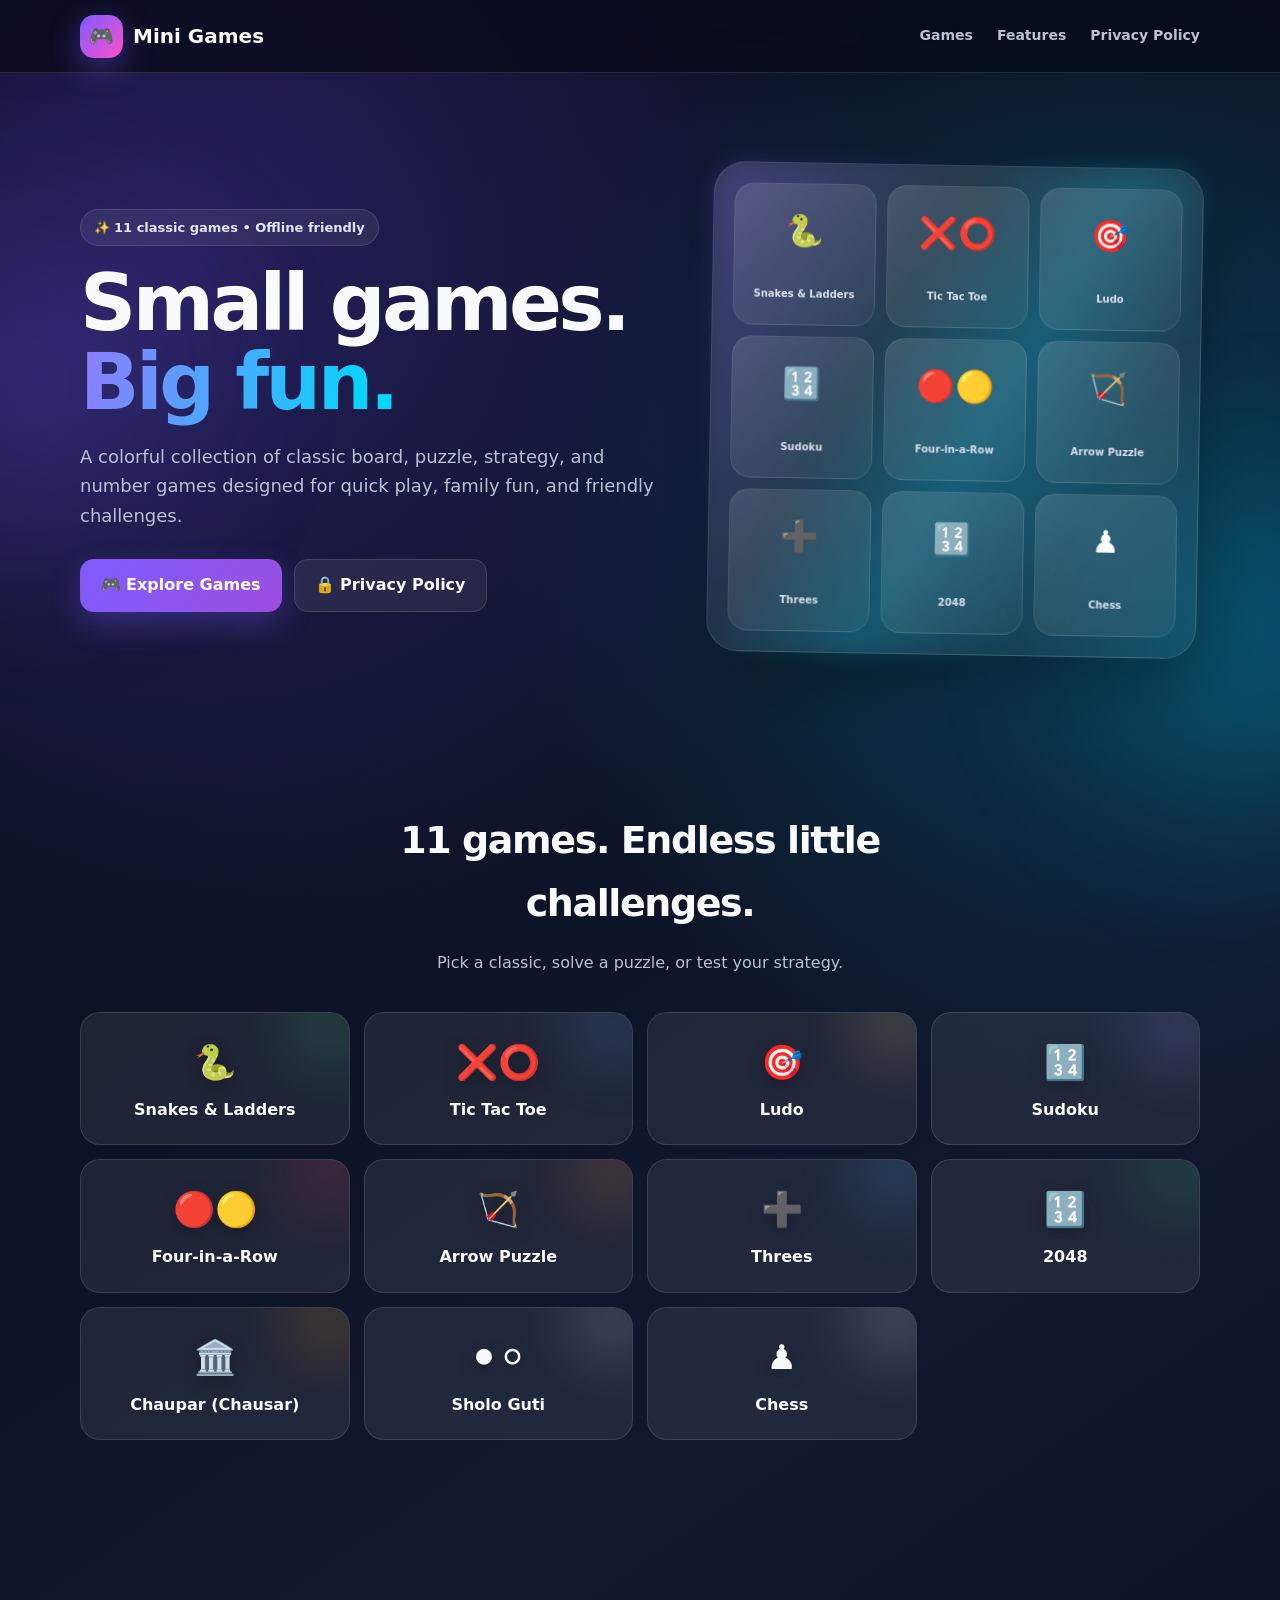
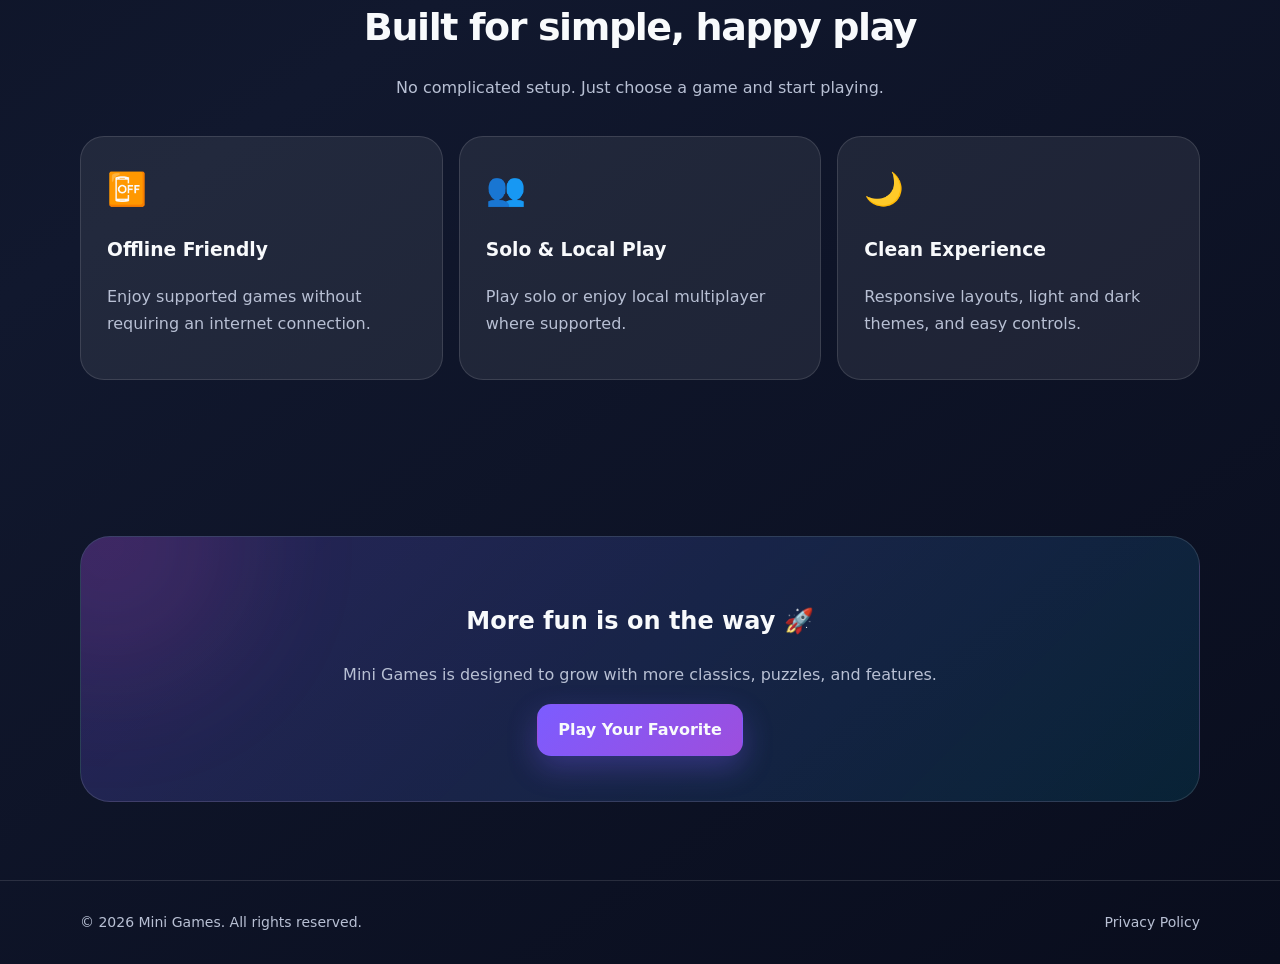
<file: index.html>
<!doctype html><html lang="en"><head><meta charset="utf-8"><meta name="viewport" content="width=device-width,initial-scale=1"><meta name="description" content="Mini Games - classic board, puzzle, strategy and number games in one colorful lightweight app."><title>Mini Games – Classic Games, Anytime, Anywhere</title><link rel="stylesheet" href="style.css"></head><body>
<header class="nav"><div class="container nav-inner"><a class="brand" href="index.html"><span class="logo">🎮</span> Mini Games</a><nav class="nav-links"><a href="#games">Games</a><a href="#features">Features</a><a href="policy.html">Privacy Policy</a></nav></div></header>
<main><section class="hero"><div class="container hero-grid"><div><span class="badge">✨ 11 classic games • Offline friendly</span><h1>Small games.<br><span class="gradient">Big fun.</span></h1><p class="lead">A colorful collection of classic board, puzzle, strategy, and number games designed for quick play, family fun, and friendly challenges.</p><div class="actions"><a class="btn primary" href="#games">🎮 Explore Games</a><a class="btn" href="policy.html">🔒 Privacy Policy</a></div></div><div class="board"><div class="game-grid">
<div class="tile">🐍<span>Snakes & Ladders</span></div><div class="tile">❌⭕<span>Tic Tac Toe</span></div><div class="tile">🎯<span>Ludo</span></div><div class="tile">🔢<span>Sudoku</span></div><div class="tile">🔴🟡<span>Four-in-a-Row</span></div><div class="tile">🏹<span>Arrow Puzzle</span></div><div class="tile">➕<span>Threes</span></div><div class="tile">🔢<span>2048</span></div><div class="tile">♟️<span>Chess</span></div>
</div></div></div></section>
<section class="section" id="games"><div class="container"><div class="section-head"><h2>11 games. Endless little challenges.</h2><p class="muted">Pick a classic, solve a puzzle, or test your strategy.</p></div><div class="games">
<div class="game-card" style="--glow:#4ade80"><span class="emoji">🐍</span>Snakes & Ladders</div><div class="game-card" style="--glow:#60a5fa"><span class="emoji">❌⭕</span>Tic Tac Toe</div><div class="game-card" style="--glow:#ffd166"><span class="emoji">🎯</span>Ludo</div><div class="game-card" style="--glow:#a78bfa"><span class="emoji">🔢</span>Sudoku</div><div class="game-card" style="--glow:#f43f5e"><span class="emoji">🔴🟡</span>Four-in-a-Row</div><div class="game-card" style="--glow:#fb923c"><span class="emoji">🏹</span>Arrow Puzzle</div><div class="game-card" style="--glow:#38bdf8"><span class="emoji">➕</span>Threes</div><div class="game-card" style="--glow:#22c55e"><span class="emoji">🔢</span>2048</div><div class="game-card" style="--glow:#f59e0b"><span class="emoji">🏛️</span>Chaupar (Chausar)</div><div class="game-card" style="--glow:#e5e7eb"><span class="emoji">⚫⚪</span>Sholo Guti</div><div class="game-card" style="--glow:#f8fafc"><span class="emoji">♟️</span>Chess</div>
</div></div></section>
<section class="section" id="features"><div class="container"><div class="section-head"><h2>Built for simple, happy play</h2><p class="muted">No complicated setup. Just choose a game and start playing.</p></div><div class="cards"><article class="card"><div class="icon">📴</div><h3>Offline Friendly</h3><p class="muted">Enjoy supported games without requiring an internet connection.</p></article><article class="card"><div class="icon">👥</div><h3>Solo & Local Play</h3><p class="muted">Play solo or enjoy local multiplayer where supported.</p></article><article class="card"><div class="icon">🌙</div><h3>Clean Experience</h3><p class="muted">Responsive layouts, light and dark themes, and easy controls.</p></article></div></div></section>
<section class="section"><div class="container"><div class="cta"><h2>More fun is on the way 🚀</h2><p class="muted">Mini Games is designed to grow with more classics, puzzles, and features.</p><a class="btn primary" href="#games">Play Your Favorite</a></div></div></section></main>
<footer class="footer"><div class="container footer-inner"><div>© 2026 Mini Games. All rights reserved.</div><a href="policy.html">Privacy Policy</a></div></footer></body></html>
</file>
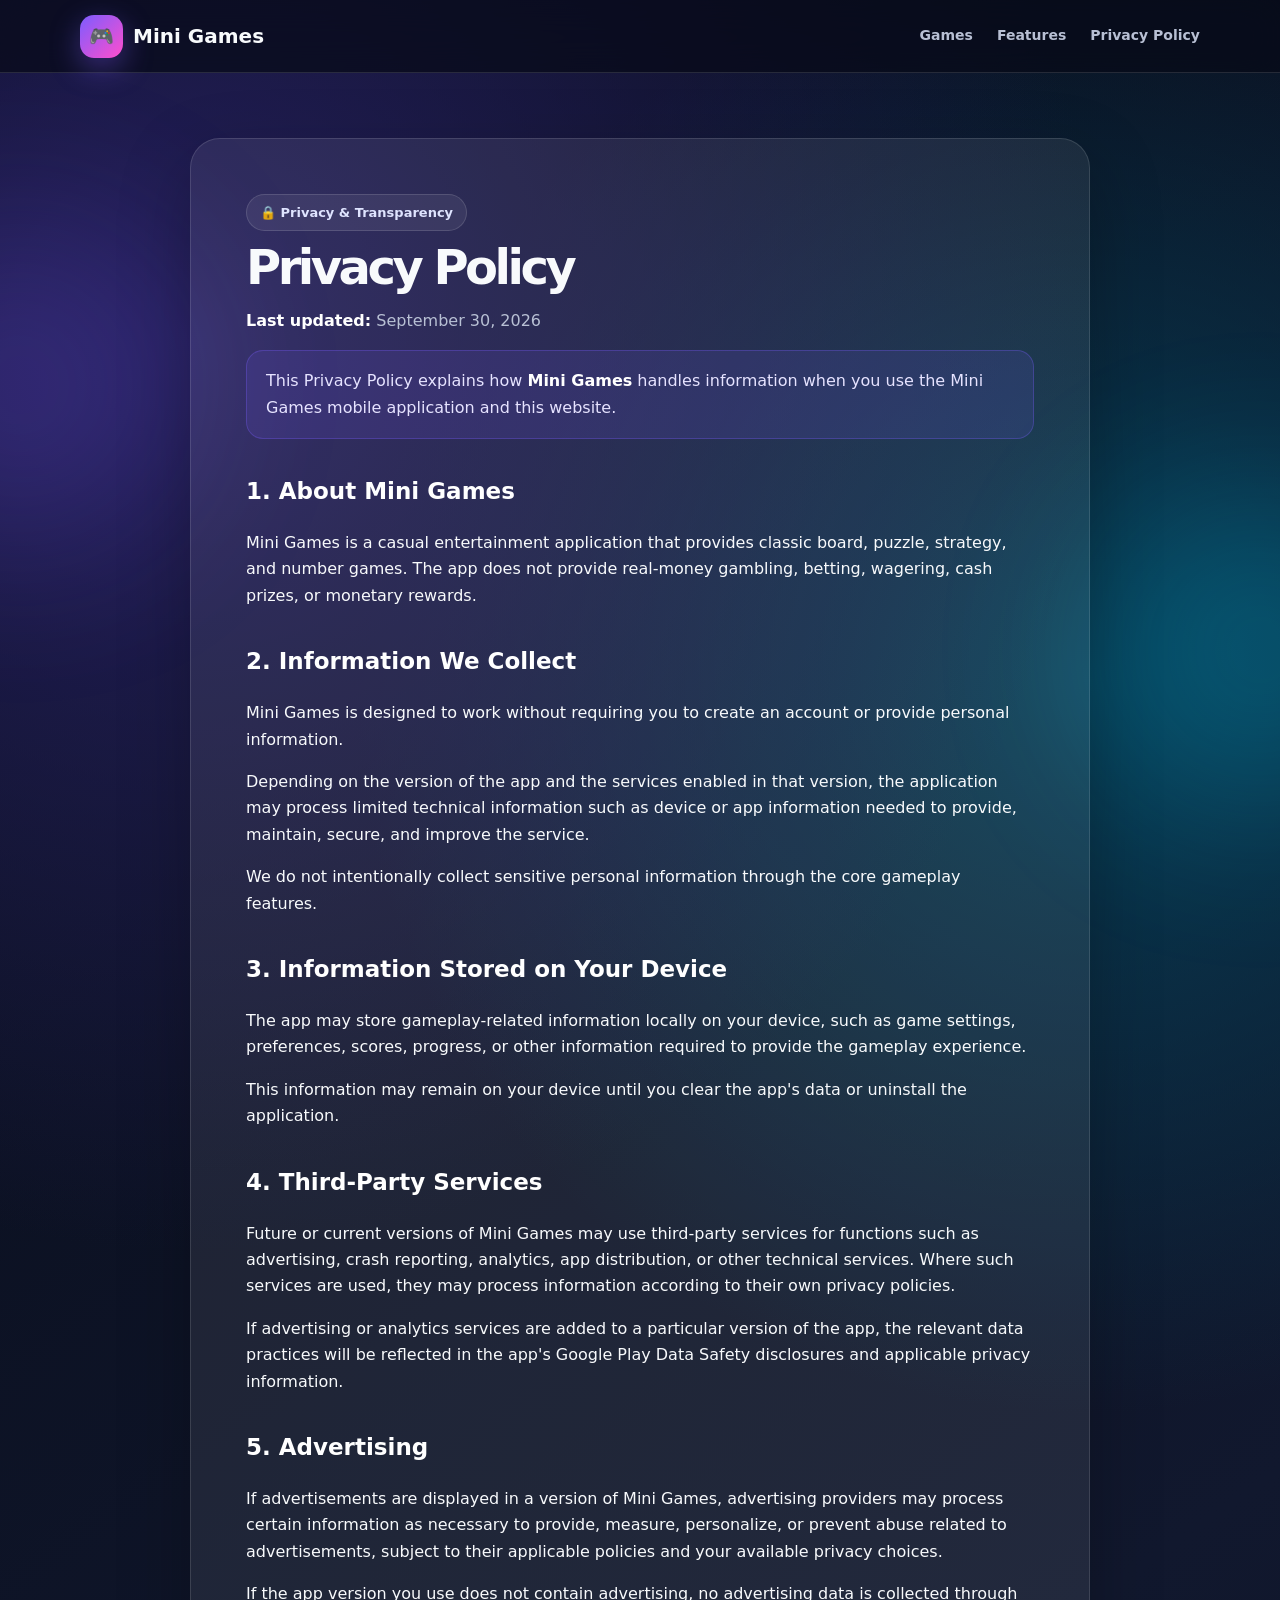
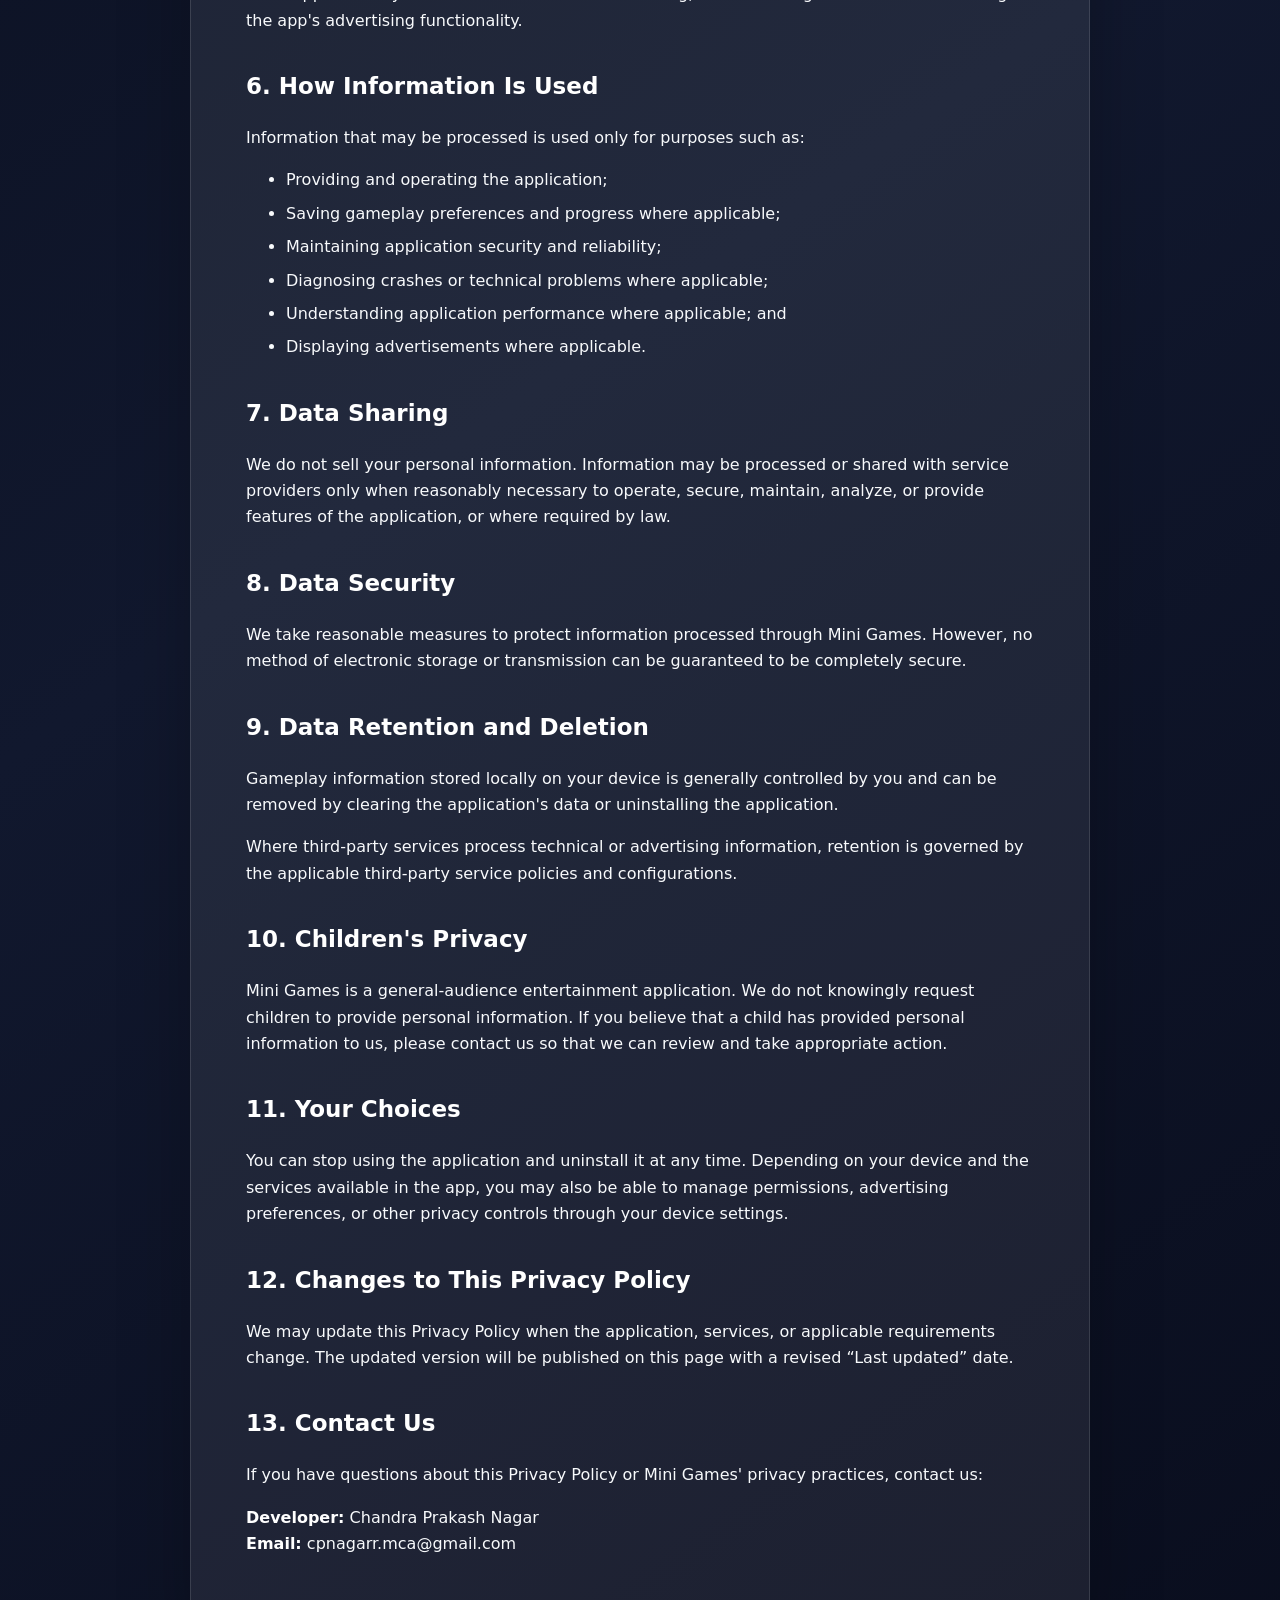
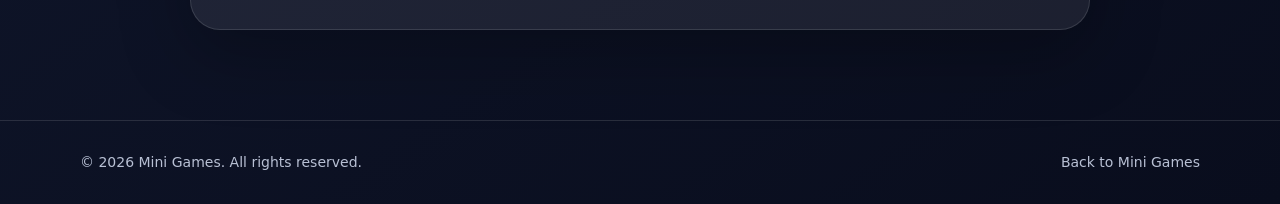
<file: policy.html>
<!doctype html><html lang="en"><head><meta charset="utf-8"><meta name="viewport" content="width=device-width,initial-scale=1"><meta name="description" content="Privacy Policy for Mini Games."><title>Privacy Policy – Mini Games</title><link rel="stylesheet" href="style.css"></head><body>
<header class="nav"><div class="container nav-inner"><a class="brand" href="index.html"><span class="logo">🎮</span> Mini Games</a><nav class="nav-links"><a href="index.html#games">Games</a><a href="index.html#features">Features</a><a href="policy.html">Privacy Policy</a></nav></div></header>
<main class="policy"><div class="container"><article class="policy-wrap"><span class="badge">🔒 Privacy & Transparency</span><h1>Privacy Policy</h1><p class="muted"><strong>Last updated:</strong> September 30, 2026</p><div class="notice">This Privacy Policy explains how <strong>Mini Games</strong> handles information when you use the Mini Games mobile application and this website.</div>
<h2>1. About Mini Games</h2><p>Mini Games is a casual entertainment application that provides classic board, puzzle, strategy, and number games. The app does not provide real-money gambling, betting, wagering, cash prizes, or monetary rewards.</p>
<h2>2. Information We Collect</h2><p>Mini Games is designed to work without requiring you to create an account or provide personal information.</p><p>Depending on the version of the app and the services enabled in that version, the application may process limited technical information such as device or app information needed to provide, maintain, secure, and improve the service.</p><p>We do not intentionally collect sensitive personal information through the core gameplay features.</p>
<h2>3. Information Stored on Your Device</h2><p>The app may store gameplay-related information locally on your device, such as game settings, preferences, scores, progress, or other information required to provide the gameplay experience.</p><p>This information may remain on your device until you clear the app's data or uninstall the application.</p>
<h2>4. Third-Party Services</h2><p>Future or current versions of Mini Games may use third-party services for functions such as advertising, crash reporting, analytics, app distribution, or other technical services. Where such services are used, they may process information according to their own privacy policies.</p><p>If advertising or analytics services are added to a particular version of the app, the relevant data practices will be reflected in the app's Google Play Data Safety disclosures and applicable privacy information.</p>
<h2>5. Advertising</h2><p>If advertisements are displayed in a version of Mini Games, advertising providers may process certain information as necessary to provide, measure, personalize, or prevent abuse related to advertisements, subject to their applicable policies and your available privacy choices.</p><p>If the app version you use does not contain advertising, no advertising data is collected through the app's advertising functionality.</p>
<h2>6. How Information Is Used</h2><p>Information that may be processed is used only for purposes such as:</p><ul><li>Providing and operating the application;</li><li>Saving gameplay preferences and progress where applicable;</li><li>Maintaining application security and reliability;</li><li>Diagnosing crashes or technical problems where applicable;</li><li>Understanding application performance where applicable; and</li><li>Displaying advertisements where applicable.</li></ul>
<h2>7. Data Sharing</h2><p>We do not sell your personal information. Information may be processed or shared with service providers only when reasonably necessary to operate, secure, maintain, analyze, or provide features of the application, or where required by law.</p>
<h2>8. Data Security</h2><p>We take reasonable measures to protect information processed through Mini Games. However, no method of electronic storage or transmission can be guaranteed to be completely secure.</p>
<h2>9. Data Retention and Deletion</h2><p>Gameplay information stored locally on your device is generally controlled by you and can be removed by clearing the application's data or uninstalling the application.</p><p>Where third-party services process technical or advertising information, retention is governed by the applicable third-party service policies and configurations.</p>
<h2>10. Children's Privacy</h2><p>Mini Games is a general-audience entertainment application. We do not knowingly request children to provide personal information. If you believe that a child has provided personal information to us, please contact us so that we can review and take appropriate action.</p>
<h2>11. Your Choices</h2><p>You can stop using the application and uninstall it at any time. Depending on your device and the services available in the app, you may also be able to manage permissions, advertising preferences, or other privacy controls through your device settings.</p>
<h2>12. Changes to This Privacy Policy</h2><p>We may update this Privacy Policy when the application, services, or applicable requirements change. The updated version will be published on this page with a revised “Last updated” date.</p>
<h2>13. Contact Us</h2><p>If you have questions about this Privacy Policy or Mini Games' privacy practices, contact us:</p><p><strong>Developer:</strong> Chandra Prakash Nagar<br><strong>Email:</strong> cpnagarr.mca@gmail.com</p>
</article></div></main><footer class="footer"><div class="container footer-inner"><div>© 2026 Mini Games. All rights reserved.</div><a href="index.html">Back to Mini Games</a></div></footer></body></html>
</file>
<file: style.css>
:root{--bg:#070b18;--bg2:#10162a;--card:rgba(255,255,255,.075);--card2:rgba(255,255,255,.11);--text:#f8fafc;--muted:#b8c0d4;--line:rgba(255,255,255,.12);--p:#7c5cff;--p2:#00d4ff;--pink:#ff4ecd;--yellow:#ffd166;--green:#4ade80}
*{box-sizing:border-box}html{scroll-behavior:smooth}body{margin:0;color:var(--text);font-family:Inter,ui-sans-serif,system-ui,-apple-system,"Segoe UI",sans-serif;background:radial-gradient(circle at 15% 10%,#25205d 0,transparent 28%),radial-gradient(circle at 85% 20%,#073d55 0,transparent 25%),linear-gradient(145deg,var(--bg),#11182e 55%,#090d1d);line-height:1.65;overflow-x:hidden}a{text-decoration:none;color:inherit}.container{width:min(1120px,calc(100% - 32px));margin:auto}
body:before,body:after{content:"";position:fixed;width:320px;height:320px;border-radius:50%;filter:blur(90px);opacity:.22;z-index:-1;pointer-events:none;animation:float 10s ease-in-out infinite alternate}body:before{background:#7c5cff;left:-140px;top:25%}body:after{background:#00d4ff;right:-140px;bottom:10%;animation-delay:-4s}
.nav{position:sticky;top:0;z-index:50;background:rgba(7,11,24,.72);backdrop-filter:blur(18px);border-bottom:1px solid var(--line)}.nav-inner{height:72px;display:flex;align-items:center;justify-content:space-between}.brand{display:flex;align-items:center;gap:10px;font-size:20px;font-weight:850}.logo{width:43px;height:43px;display:grid;place-items:center;border-radius:14px;background:linear-gradient(135deg,var(--p),var(--pink));box-shadow:0 10px 30px rgba(124,92,255,.4);animation:pulse 3s ease-in-out infinite}.nav-links{display:flex;gap:24px;color:var(--muted);font-weight:650;font-size:14px}.nav-links a:hover{color:#fff}
.hero{padding:92px 0 76px;position:relative}.hero-grid{display:grid;grid-template-columns:1.08fr .92fr;gap:55px;align-items:center}.badge{display:inline-flex;gap:8px;align-items:center;border:1px solid rgba(255,255,255,.13);background:rgba(255,255,255,.07);padding:7px 13px;border-radius:999px;color:#dfe4ff;font-size:13px;font-weight:750;animation:rise .7s both}
h1{font-size:clamp(45px,6.8vw,78px);line-height:1.01;letter-spacing:-3.5px;margin:18px 0 20px;animation:rise .8s .08s both}.gradient{background:linear-gradient(100deg,#8f7cff,#00d9ff 48%,#ff57d0);-webkit-background-clip:text;background-clip:text;color:transparent;background-size:200% auto;animation:shine 5s linear infinite}.lead{font-size:18px;color:var(--muted);max-width:650px;animation:rise .8s .16s both}.actions{display:flex;gap:12px;margin-top:28px;flex-wrap:wrap;animation:rise .8s .24s both}.btn{display:inline-flex;align-items:center;justify-content:center;min-height:46px;padding:12px 20px;border-radius:14px;border:1px solid var(--line);background:rgba(255,255,255,.07);font-weight:800;transition:.25s}.btn.primary{background:linear-gradient(135deg,var(--p),#9d4edd);border-color:transparent;box-shadow:0 12px 30px rgba(124,92,255,.3)}.btn:hover{transform:translateY(-3px);box-shadow:0 12px 30px rgba(0,0,0,.25)}
.board{position:relative;padding:20px;border:1px solid var(--line);border-radius:32px;background:linear-gradient(145deg,rgba(255,255,255,.13),rgba(255,255,255,.045));box-shadow:0 25px 70px rgba(0,0,0,.3);transform:rotate(1deg);animation:boardIn 1s .2s both}.board:after{content:"";position:absolute;inset:-2px;border-radius:34px;background:linear-gradient(120deg,rgba(124,92,255,.7),transparent 35%,rgba(0,212,255,.55),transparent 75%);opacity:.35;z-index:-1;filter:blur(10px)}.game-grid{display:grid;grid-template-columns:repeat(3,1fr);gap:11px}.tile{aspect-ratio:1;border-radius:20px;display:grid;place-items:center;text-align:center;padding:8px;background:linear-gradient(145deg,rgba(255,255,255,.13),rgba(255,255,255,.045));border:1px solid rgba(255,255,255,.1);font-size:31px;transition:.25s;animation:tileIn .55s both}.tile:nth-child(2){animation-delay:.06s}.tile:nth-child(3){animation-delay:.12s}.tile:nth-child(4){animation-delay:.18s}.tile:nth-child(5){animation-delay:.24s}.tile:nth-child(6){animation-delay:.30s}.tile:nth-child(7){animation-delay:.36s}.tile:nth-child(8){animation-delay:.42s}.tile:nth-child(9){animation-delay:.48s}.tile:hover{transform:translateY(-6px) rotate(-2deg);background:rgba(124,92,255,.2)}.tile span{display:block;font-size:10px;font-weight:800;color:#d9deed;margin-top:4px}
.section{padding:78px 0}.section-head{text-align:center;max-width:720px;margin:0 auto 35px}.section-head h2{font-size:38px;letter-spacing:-1.4px;margin:0 0 8px}.muted{color:var(--muted)}.games{display:grid;grid-template-columns:repeat(4,1fr);gap:14px}.game-card{position:relative;overflow:hidden;padding:21px 14px;text-align:center;border:1px solid var(--line);border-radius:20px;background:var(--card);font-weight:800;transition:.3s}.game-card:before{content:"";position:absolute;width:90px;height:90px;border-radius:50%;background:var(--glow,#7c5cff);opacity:.16;filter:blur(30px);top:-35px;right:-25px}.game-card:hover{transform:translateY(-7px);background:var(--card2);border-color:rgba(255,255,255,.22);box-shadow:0 18px 40px rgba(0,0,0,.2)}.emoji{font-size:34px;display:block;margin-bottom:7px;filter:drop-shadow(0 5px 8px rgba(0,0,0,.25))}
.cards{display:grid;grid-template-columns:repeat(3,1fr);gap:16px}.card{border:1px solid var(--line);border-radius:24px;background:var(--card);padding:26px;transition:.3s}.card:hover{transform:translateY(-6px);background:var(--card2)}.icon{font-size:32px}
.cta{border:1px solid var(--line);border-radius:30px;padding:45px;text-align:center;background:linear-gradient(135deg,rgba(124,92,255,.22),rgba(0,212,255,.1));overflow:hidden;position:relative}.cta:before{content:"";position:absolute;width:260px;height:260px;background:#ff4ecd;opacity:.12;border-radius:50%;filter:blur(70px);left:-100px;top:-120px}
.footer{border-top:1px solid var(--line);padding:30px 0;color:var(--muted);font-size:14px}.footer-inner{display:flex;justify-content:space-between;align-items:center;gap:20px}.footer a:hover{color:#fff}
.policy{padding:65px 0 90px}.policy-wrap{max-width:900px;margin:auto;padding:clamp(26px,5vw,55px);border:1px solid var(--line);border-radius:30px;background:rgba(255,255,255,.075);box-shadow:0 25px 70px rgba(0,0,0,.25)}.policy h1{font-size:48px;margin:12px 0}.policy h2{font-size:23px;margin-top:34px;color:#fff}.policy h3{font-size:18px}.policy li{margin:7px 0}.notice{padding:17px 19px;border-radius:17px;background:rgba(124,92,255,.13);border:1px solid rgba(124,92,255,.3);color:#e6e3ff}.policy strong{color:#fff}
@keyframes rise{from{opacity:0;transform:translateY(22px)}to{opacity:1;transform:none}}@keyframes tileIn{from{opacity:0;transform:scale(.7) rotate(5deg)}to{opacity:1;transform:none}}@keyframes boardIn{from{opacity:0;transform:translateY(25px) rotate(6deg) scale(.94)}to{opacity:1;transform:rotate(1deg) scale(1)}}@keyframes pulse{50%{transform:translateY(-3px) scale(1.04)}}@keyframes float{to{transform:translate(35px,-25px) scale(1.08)}}@keyframes shine{to{background-position:200% center}}
@media(max-width:850px){.hero-grid{grid-template-columns:1fr}.board{max-width:560px;margin:auto}.games{grid-template-columns:repeat(3,1fr)}.cards{grid-template-columns:1fr}.hero{padding-top:65px}}
@media(max-width:560px){.container{width:calc(100% - 24px)}.nav-inner{height:65px}.nav-links{gap:11px}.nav-links a:nth-child(2){display:none}.hero{padding:55px 0}.section{padding:60px 0}h1{letter-spacing:-2px}.games{grid-template-columns:repeat(2,1fr)}.footer-inner{flex-direction:column;align-items:flex-start}.policy h1{font-size:39px}.cta{padding:32px 22px}}
@media(prefers-reduced-motion:reduce){*,*:before,*:after{animation:none!important;transition:none!important;scroll-behavior:auto!important}}
</file>
